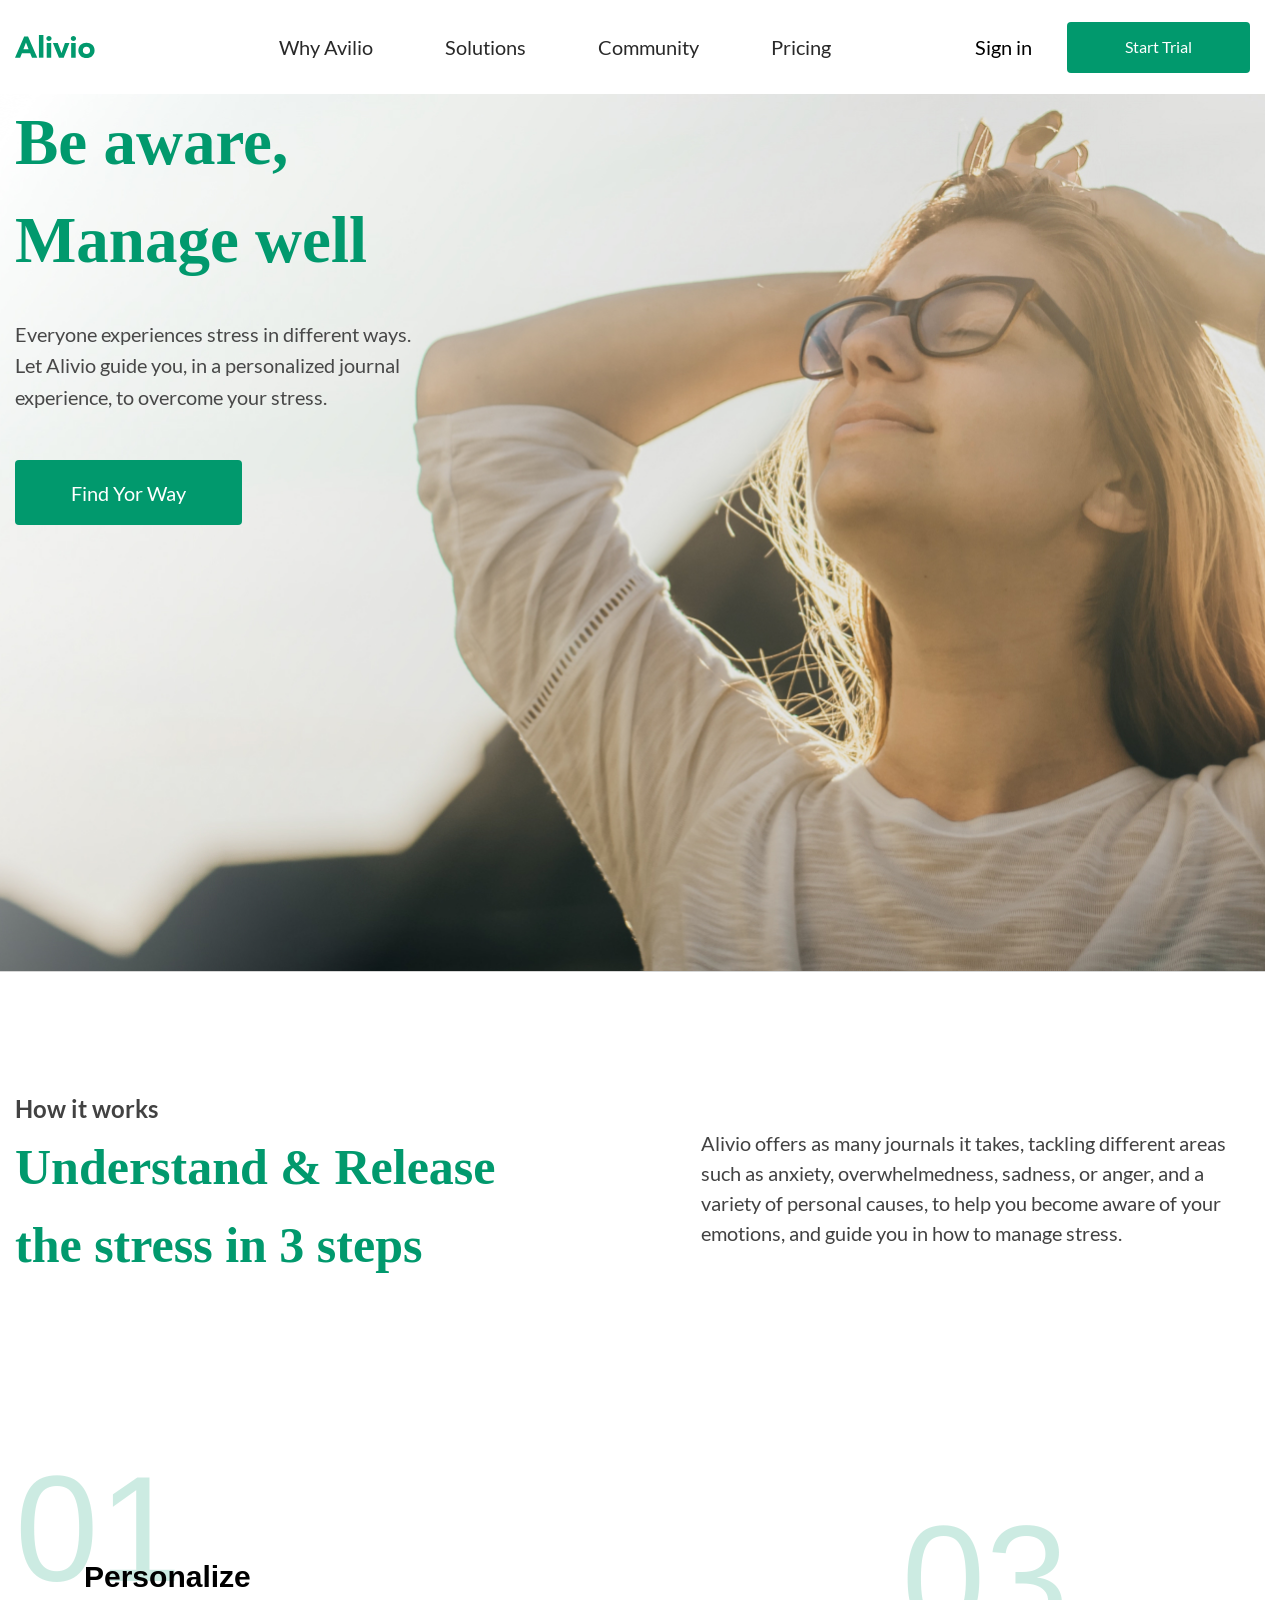
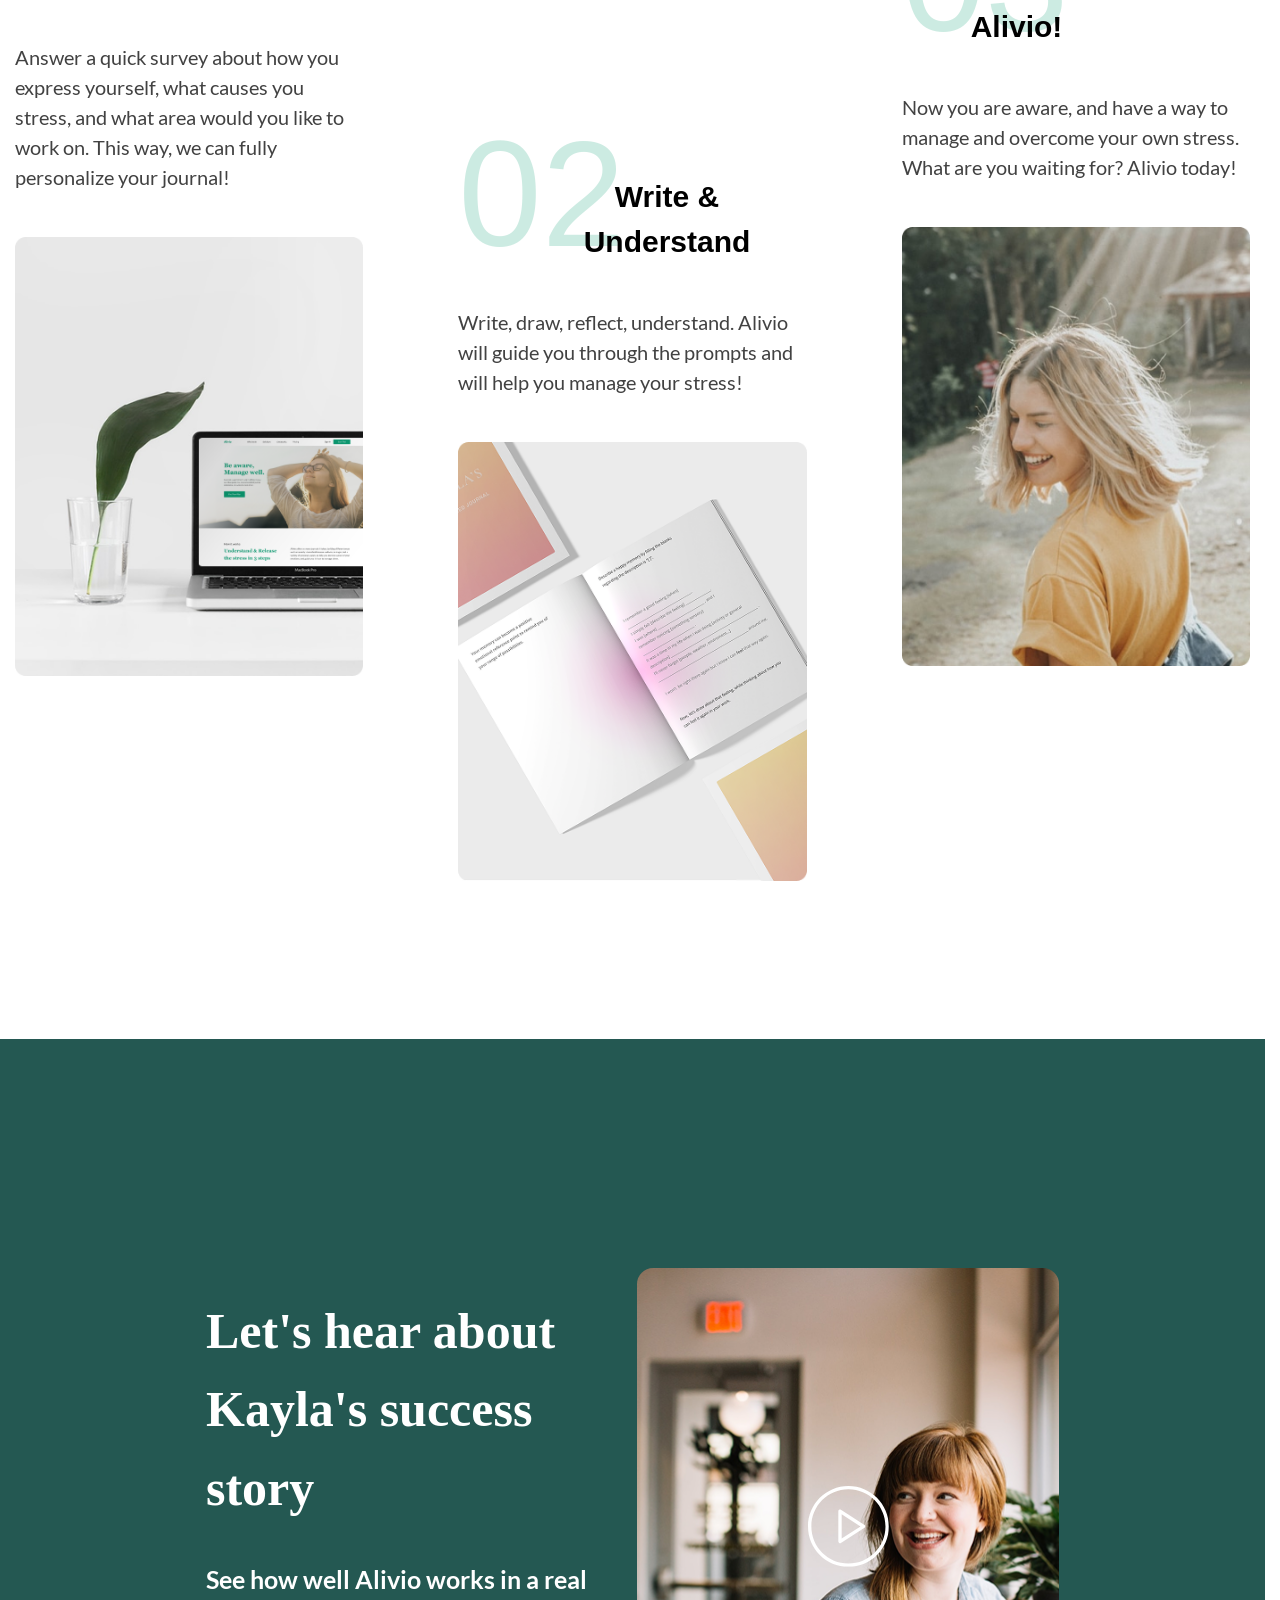
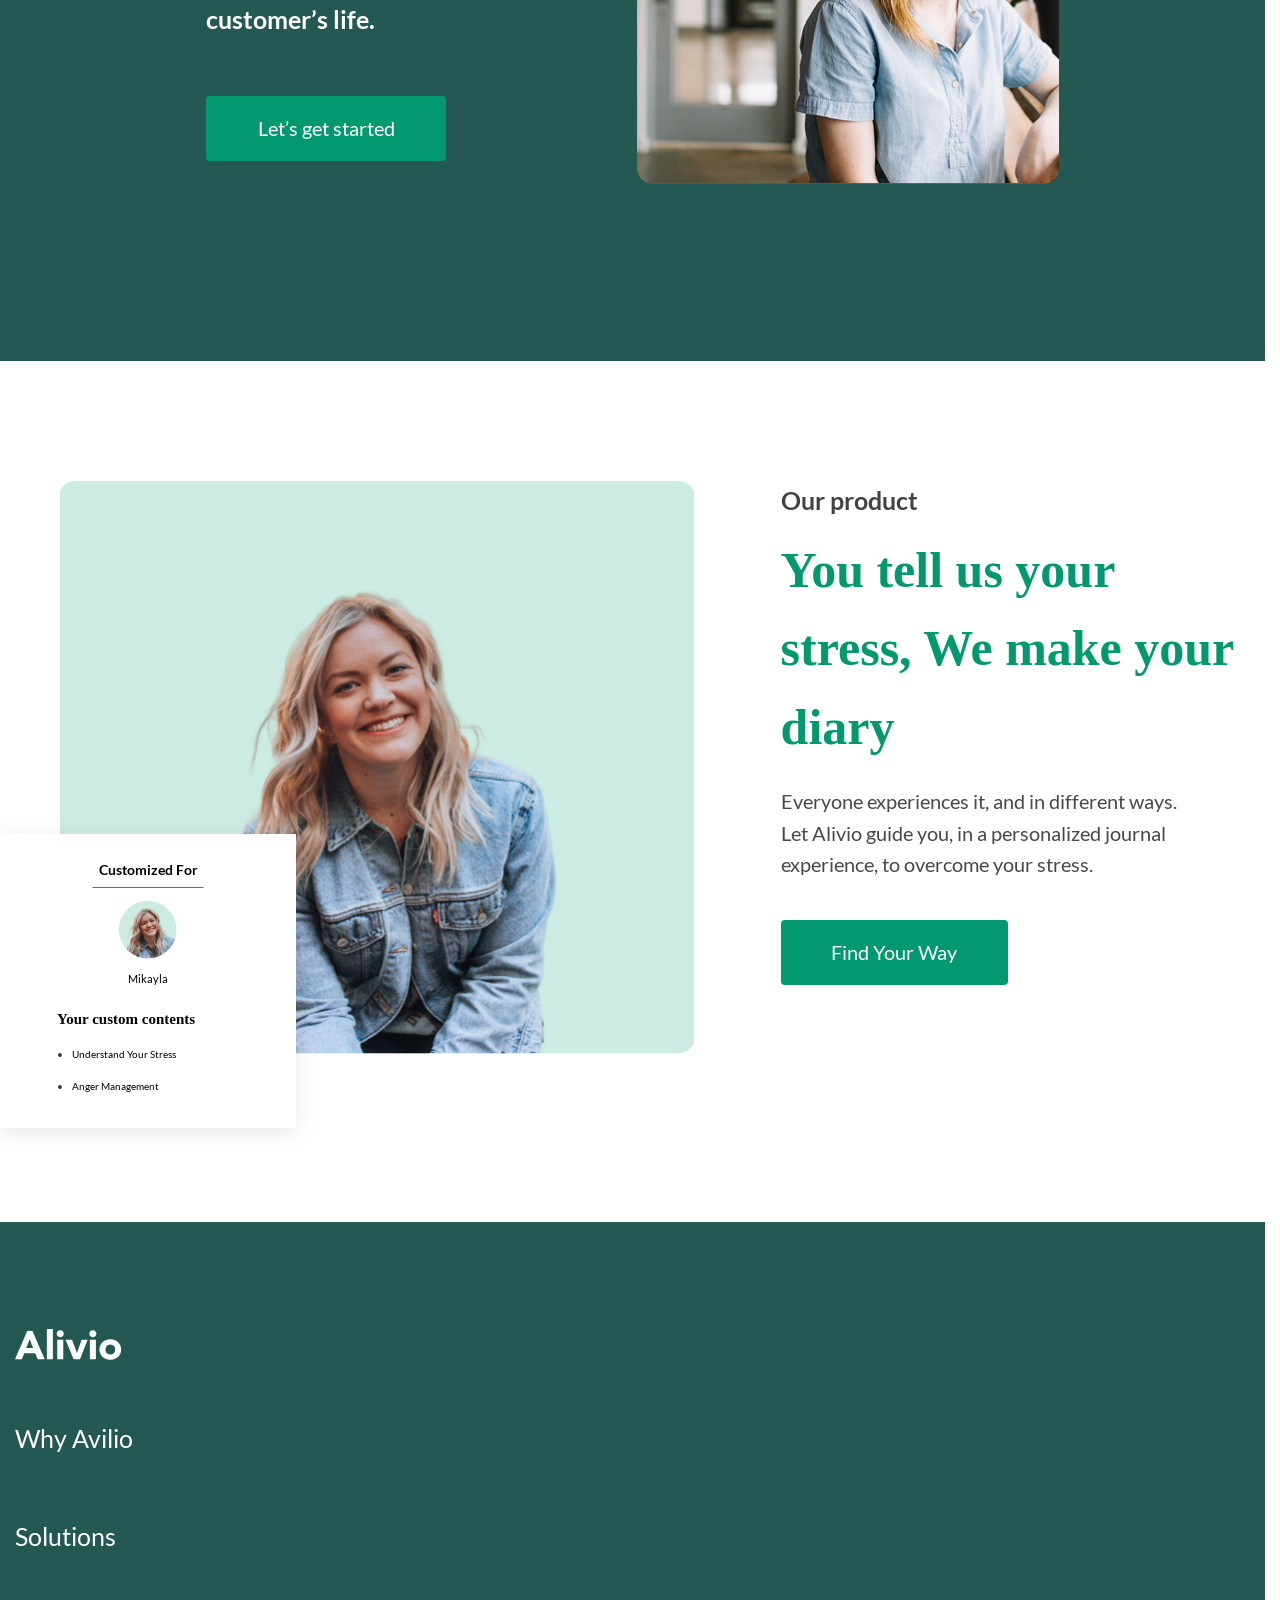
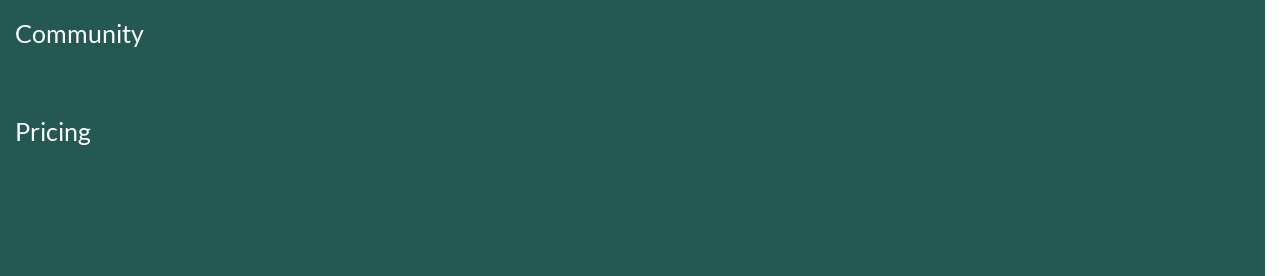
<file: index.html>
<!doctype html>
<html lang="en">
  <head>
    <meta charset="UTF-8" />
    <meta name="viewport" content="width=device-width, initial-scale=1.0" />
    <title>Avilio</title>
    <link rel="stylesheet" href="css/normalize.css" />
    <link rel="stylesheet" href="/css/style.css" />
  </head>
  <body>
    <header class="header">
      <div class="container header__container">
        <div class="logo">
          <img src="/images/Logo.svg" alt="Logo" />
        </div>
        <menu class="menu header-menu">
          <ul class="menu__list">
            <li class="menu__item">Why Avilio</li>
            <li class="menu__item">Solutions</li>
            <li class="menu__item">Community</li>
            <li class="menu__item">Pricing</li>
          </ul>
        </menu>
        <div class="auth">
          <a href="#" class="auth__link">Sign in</a>
          <button class="aith__button button">Start Trial</button>
        </div>
      </div>
    </header>
    <section class="hero">
      <div class="container">
        <h1 class="hero__title">Be aware,<br />Manage well</h1>
        <p class="hero__text">
          Everyone experiences stress in different ways. Let Alivio guide you,
          in a personalized journal experience, to overcome your stress.
        </p>
        <button class="hero__button button">Find Yor Way</button>
      </div>
    </section>
    <section class="about">
      <div class="container">
        <div class="about__text_wrapper">
          <p class="about__how_p">How it works</p>
          <div class="about__content_text">
            <h2 class="about__title">
              Understand & Release the stress in 3 steps
            </h2>
            <p class="about__text">
              Alivio offers as many journals it takes, tackling different areas
              such as anxiety, overwhelmedness, sadness, or anger, and a variety
              of personal causes, to help you become aware of your emotions, and
              guide you in how to manage stress.
            </p>
          </div>
        </div>
        <div class="about__cards">
          <div class="about__card card__one">
            <div class="about__card-title">
              <span class="card__number">01</span>
              <h3 class="card__title_h3">Personalize</h3>
            </div>
            <p class="about__card-text">
              Answer a quick survey about how you express yourself, what causes
              you stress, and what area would you like to work on. This way, we
              can fully personalize your journal!
            </p>
            <img
              src="/images/Group1.png"
              alt="Personalize"
              class="about__card-img"
            />
          </div>
          <div class="about__card card__two">
            <div class="about__card-title">
              <span class="card__number">02</span>
              <h3 class="card__title_h3">Write & Understand</h3>
            </div>
            <p class="about__card-text">
              Write, draw, reflect, understand. Alivio will guide you through
              the prompts and will help you manage your stress!
            </p>
            <img
              src="/images/Group2.png"
              alt="Personalize"
              class="about__card-img"
            />
          </div>
          <div class="about__card card__three">
            <div class="about__card-title">
              <span class="card__number">03</span>
              <h3 class="card__title_h3">Alivio!</h3>
            </div>
            <p class="about__card-text">
              Now you are aware, and have a way to manage and overcome your own
              stress. What are you waiting for? Alivio today!
            </p>
            <img
              src="/images/Group3.png"
              alt="Personalize"
              class="about__card-img"
            />
          </div>
        </div>
      </div>
    </section>
    <section class="story">
      <div class="story__inner">
        <div class="story__text-box">
          <h2 class="story__title">Let's hear about Kayla's success story</h2>
          <p class="story__text">
            See how well Alivio works in a real customer’s life.
          </p>
          <button class="button story__button">Let’s get started</button>
        </div>
        <div class="story__video">
          <a href="#" class="story__link">
            <svg
              width="81"
              height="81"
              viewBox="0 0 81 81"
              fill="none"
              xmlns="http://www.w3.org/2000/svg"
            >
              <g clip-path="url(#clip0_1_31)">
                <path
                  d="M40.4232 0C18.1325 0 0 18.1342 0 40.4232C0 62.7122 18.1325 80.8464 40.4232 80.8464C62.7139 80.8464 80.8464 62.7122 80.8464 40.4232C80.8464 18.1342 62.7139 0 40.4232 0ZM40.4232 77.4778C19.9912 77.4778 3.36855 60.8552 3.36855 40.4232C3.36855 19.9912 19.9912 3.36855 40.4232 3.36855C60.8552 3.36855 77.4778 19.9912 77.4778 40.4232C77.4778 60.8552 60.8552 77.4778 40.4232 77.4778Z"
                  fill="white"
                />
                <path
                  d="M56.4936 39.007L32.9135 23.8483C32.397 23.5111 31.7292 23.493 31.1963 23.7857C30.6534 24.0818 30.3178 24.6477 30.3178 25.2645V55.5819C30.3178 56.1987 30.6534 56.7646 31.1963 57.0607C31.4462 57.1973 31.7259 57.2663 32.0022 57.2663C32.318 57.2663 32.6371 57.1774 32.9135 56.9981L56.4936 41.8394C56.9739 41.5303 57.2667 40.9956 57.2667 40.4232C57.2667 39.8508 56.9739 39.3163 56.4936 39.007ZM33.6864 52.4962V28.3502L52.4671 40.4232L33.6864 52.4962Z"
                  fill="white"
                />
              </g>
              <defs>
                <clipPath id="clip0_1_31">
                  <rect width="80.8464" height="80.8464" fill="white" />
                </clipPath>
              </defs>
            </svg>
          </a>
        </div>
      </div>
    </section>
    <section class="product">
        <div class="container product__container">
            <div class="product__image-inner">
                <div class="product__card">
                    <p class="product__card-text_top">Customized For</p>
                    <img src="/images/product-avatar.png" alt="Avatar" class="product__card-avatar">
                    <p class="product__card-name">Mikayla</p>
                    <h2 class="product__card-title">Your custom contents</h2>
                    <ul class="product__list">
                        <li class="product__list-item">Understand Your Stress</li>
                        <li class="product__list-item">Anger Management</li>
                    </ul>
                </div>
            </div>
            <div class="product__text-inner">
                <h4 class="product__h4">Our product</h4>
                <h2 class="product__text-title">You tell us your stress,
We make your diary</h2>
                <p class="product__text">Everyone experiences it, and in different ways.<br>
Let Alivio guide you, in a personalized journal experience, to overcome your stress.</p>
                <button class="button product__button">Find Your Way</button>
            </div>
        </div>
    </section>
    <footer class="footer">
        <div class="container footer__container">
            <img src="/images/Alivio-footer.png" alt="Logo" class="footer__logo">
            <nav class="footer-menu">
              <ul class="footer__list">
                <li class="footer__item"><a href="#" class="footer__link">Why Avilio</a></li>
                <li class="footer__item"><a href="#" class="footer__link">Solutions</a></li>
                <li class="footer__item"><a href="#" class="footer__link">Community</a></li>
                <li class="footer__item"><a href="#" class="footer__link">Pricing</a></li>
              </ul>
            </nav>
        </div>
    </footer>
  </body>
</html>
</file>
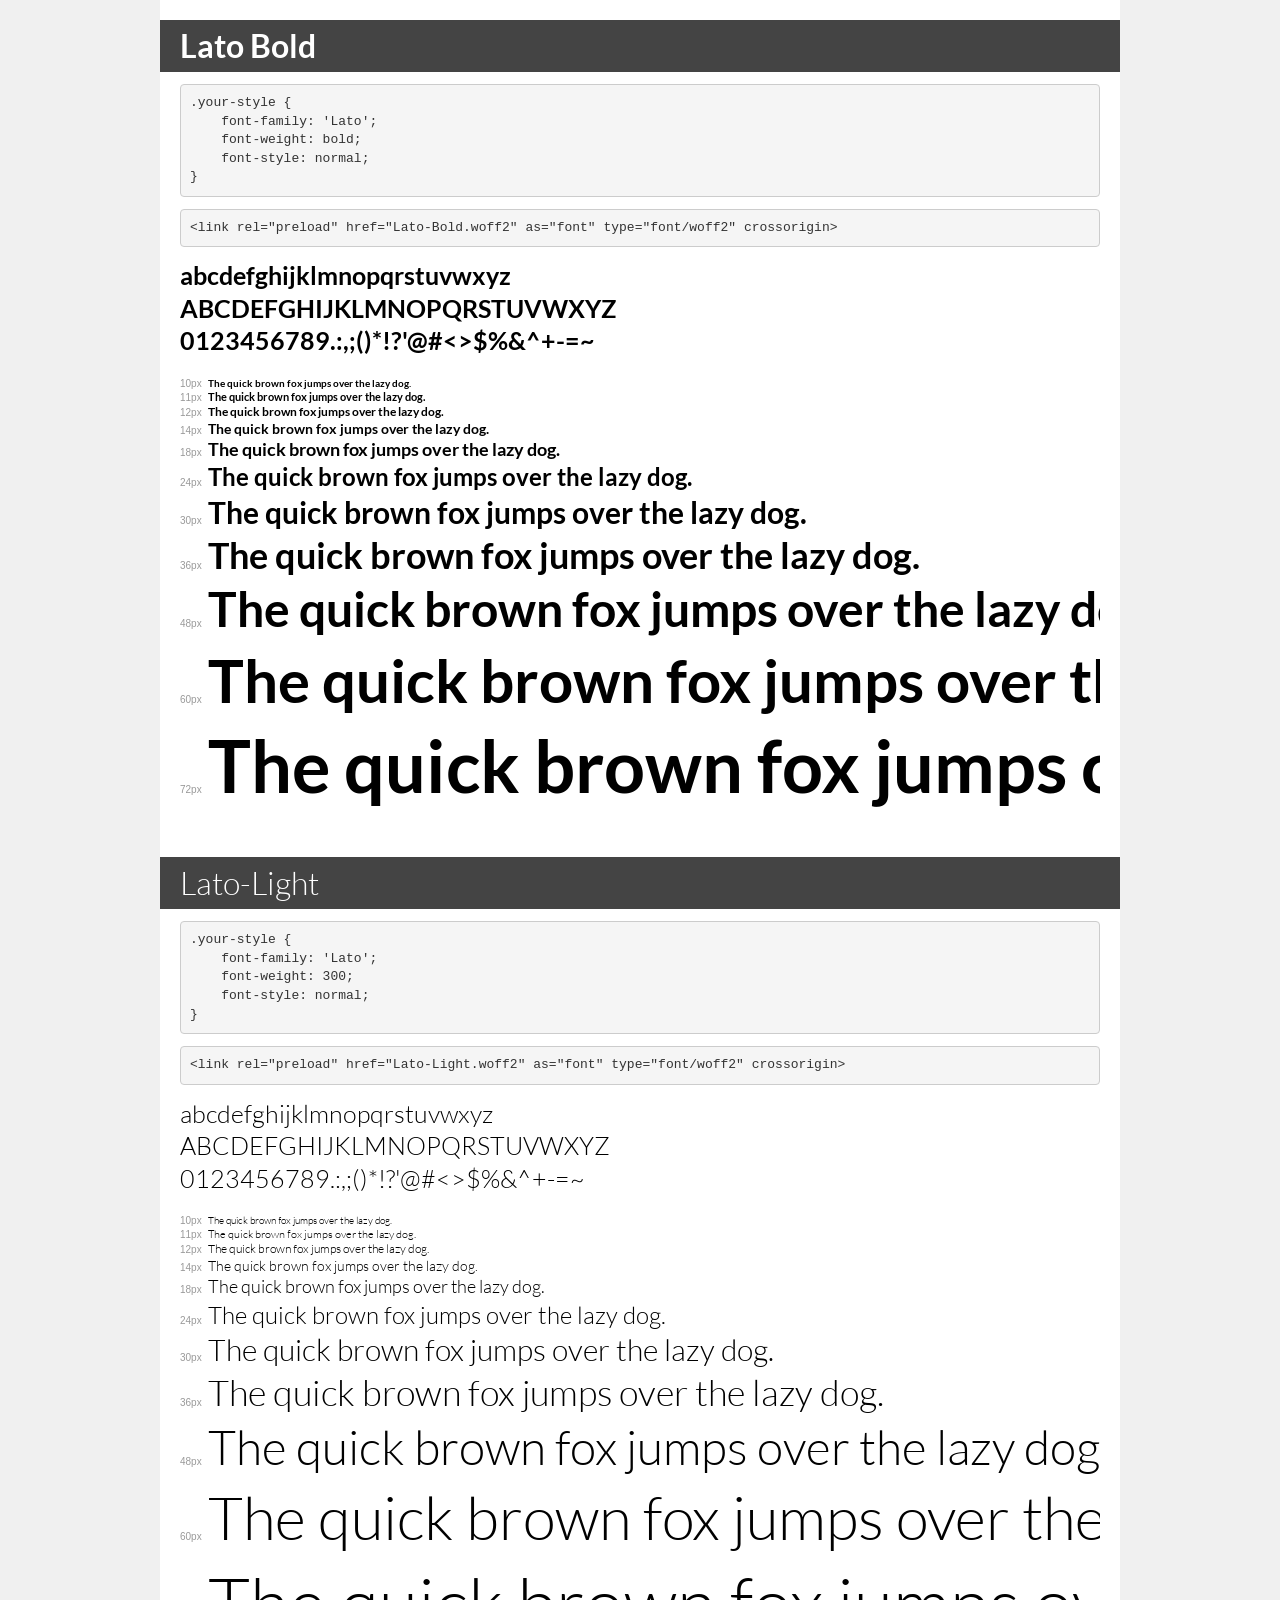
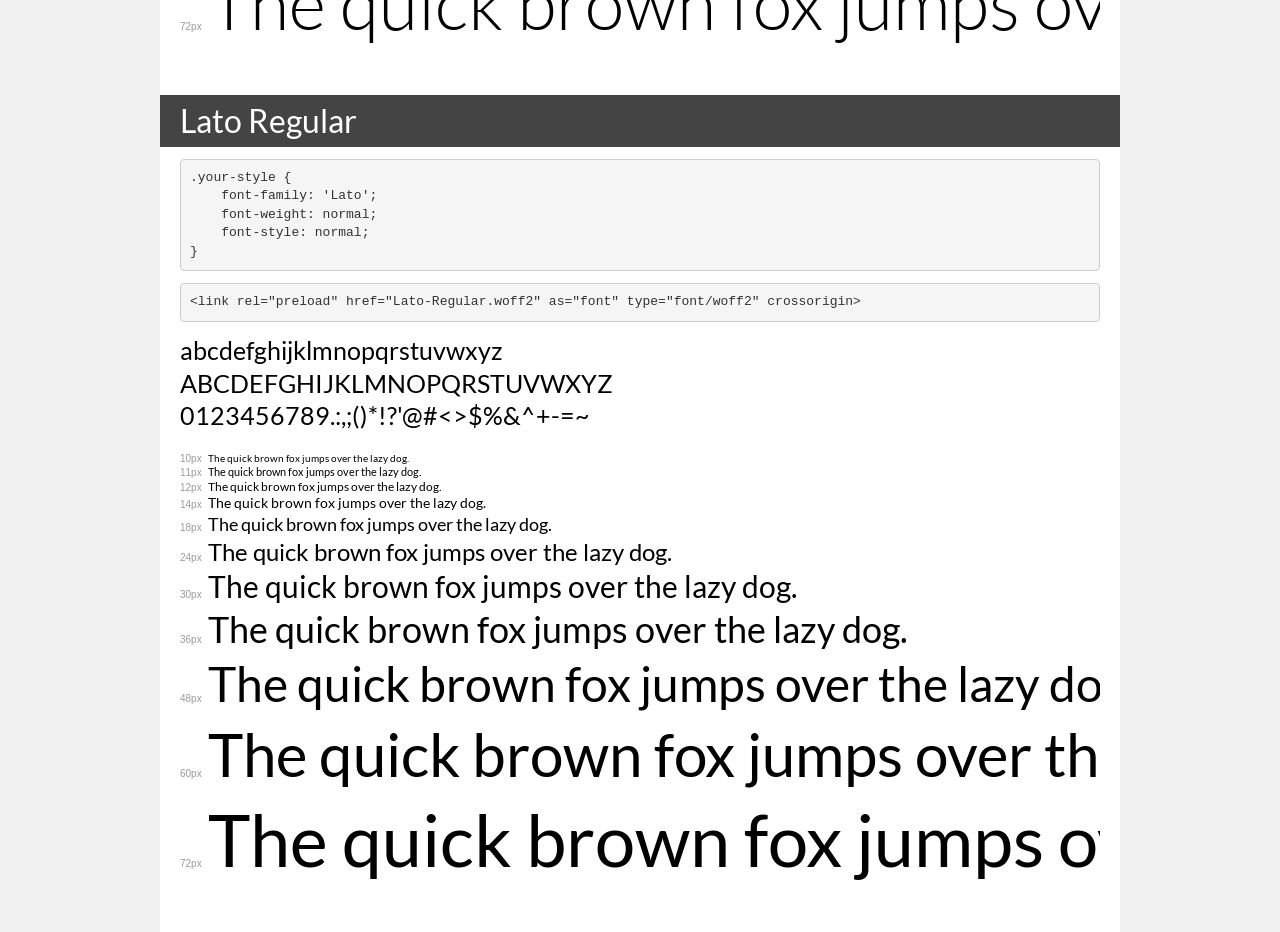
<file: fonts/demo.html>
<!DOCTYPE html>
<html lang="en">
<head>
    <meta charset="utf-8">
    <meta http-equiv="X-UA-Compatible" content="IE=edge">
    <meta name="viewport" content="width=device-width, initial-scale=1">
    <meta name="robots" content="noindex, noarchive">
    <meta name="format-detection" content="telephone=no">
    <title>Transfonter demo</title>
    <link href="stylesheet.css" rel="stylesheet">
    <style>
        /*
        http://meyerweb.com/eric/tools/css/reset/
        v2.0 | 20110126
        License: none (public domain)
        */
        html, body, div, span, applet, object, iframe,
        h1, h2, h3, h4, h5, h6, p, blockquote, pre,
        a, abbr, acronym, address, big, cite, code,
        del, dfn, em, img, ins, kbd, q, s, samp,
        small, strike, strong, sub, sup, tt, var,
        b, u, i, center,
        dl, dt, dd, ol, ul, li,
        fieldset, form, label, legend,
        table, caption, tbody, tfoot, thead, tr, th, td,
        article, aside, canvas, details, embed,
        figure, figcaption, footer, header, hgroup,
        menu, nav, output, ruby, section, summary,
        time, mark, audio, video {
            margin: 0;
            padding: 0;
            border: 0;
            font-size: 100%;
            font: inherit;
            vertical-align: baseline;
        }
        /* HTML5 display-role reset for older browsers */
        article, aside, details, figcaption, figure,
        footer, header, hgroup, menu, nav, section {
            display: block;
        }
        body {
            line-height: 1;
        }
        ol, ul {
            list-style: none;
        }
        blockquote, q {
            quotes: none;
        }
        blockquote:before, blockquote:after,
        q:before, q:after {
            content: '';
            content: none;
        }
        table {
            border-collapse: collapse;
            border-spacing: 0;
        }
        /* demo styles */
        body {
            background: #f0f0f0;
            color: #000;
        }
        .page {
            background: #fff;
            width: 920px;
            margin: 0 auto;
            padding: 20px 20px 0 20px;
            overflow: hidden;
        }
        .font-container {
            overflow-x: auto;
            overflow-y: hidden;
            margin-bottom: 40px;
            line-height: 1.3;
            white-space: nowrap;
            padding-bottom: 5px;
        }
        h1 {
            position: relative;
            background: #444;
            font-size: 32px;
            color: #fff;
            padding: 10px 20px;
            margin: 0 -20px 12px -20px;
        }
        .letters {
            font-size: 25px;
            margin-bottom: 20px;
        }
        .s10:before {
            content: '10px';
        }
        .s11:before {
            content: '11px';
        }
        .s12:before {
            content: '12px';
        }
        .s14:before {
            content: '14px';
        }
        .s18:before {
            content: '18px';
        }
        .s24:before {
            content: '24px';
        }
        .s30:before {
            content: '30px';
        }
        .s36:before {
            content: '36px';
        }
        .s48:before {
            content: '48px';
        }
        .s60:before {
            content: '60px';
        }
        .s72:before {
            content: '72px';
        }
        .s10:before, .s11:before, .s12:before, .s14:before,
        .s18:before, .s24:before, .s30:before, .s36:before,
        .s48:before, .s60:before, .s72:before {
            font-family: Arial, sans-serif;
            font-size: 10px;
            font-weight: normal;
            font-style: normal;
            color: #999;
            padding-right: 6px;
        }
        pre {
            display: block;
            padding: 9px;
            margin: 0 0 12px;
            font-family: Monaco, Menlo, Consolas, "Courier New", monospace;
            font-size: 13px;
            line-height: 1.428571429;
            color: #333;
            font-weight: normal;
            font-style: normal;
            background-color: #f5f5f5;
            border: 1px solid #ccc;
            overflow-x: auto;
            border-radius: 4px;
        }
        /* responsive */
        @media (max-width: 959px) {
            .page {
                width: auto;
                margin: 0;
            }
        }
    </style>
</head>
<body>
<div class="page">
    <div class="demo">
        <h1 style="font-family: 'Lato'; font-weight: bold; font-style: normal;">Lato Bold</h1>
        <pre title="Usage">.your-style {
    font-family: 'Lato';
    font-weight: bold;
    font-style: normal;
}</pre>
        <pre title="Preload (optional)">
&lt;link rel=&quot;preload&quot; href=&quot;Lato-Bold.woff2&quot; as=&quot;font&quot; type=&quot;font/woff2&quot; crossorigin&gt;</pre>
        <div class="font-container" style="font-family: 'Lato'; font-weight: bold; font-style: normal;">
            <p class="letters">
                abcdefghijklmnopqrstuvwxyz<br>
ABCDEFGHIJKLMNOPQRSTUVWXYZ<br>
                0123456789.:,;()*!?'@#&lt;&gt;$%&^+-=~
            </p>
            <p class="s10" style="font-size: 10px;">The quick brown fox jumps over the lazy dog.</p>
            <p class="s11" style="font-size: 11px;">The quick brown fox jumps over the lazy dog.</p>
            <p class="s12" style="font-size: 12px;">The quick brown fox jumps over the lazy dog.</p>
            <p class="s14" style="font-size: 14px;">The quick brown fox jumps over the lazy dog.</p>
            <p class="s18" style="font-size: 18px;">The quick brown fox jumps over the lazy dog.</p>
            <p class="s24" style="font-size: 24px;">The quick brown fox jumps over the lazy dog.</p>
            <p class="s30" style="font-size: 30px;">The quick brown fox jumps over the lazy dog.</p>
            <p class="s36" style="font-size: 36px;">The quick brown fox jumps over the lazy dog.</p>
            <p class="s48" style="font-size: 48px;">The quick brown fox jumps over the lazy dog.</p>
            <p class="s60" style="font-size: 60px;">The quick brown fox jumps over the lazy dog.</p>
            <p class="s72" style="font-size: 72px;">The quick brown fox jumps over the lazy dog.</p>
        </div>
    </div>

    <div class="demo">
        <h1 style="font-family: 'Lato'; font-weight: 300; font-style: normal;">Lato-Light</h1>
        <pre title="Usage">.your-style {
    font-family: 'Lato';
    font-weight: 300;
    font-style: normal;
}</pre>
        <pre title="Preload (optional)">
&lt;link rel=&quot;preload&quot; href=&quot;Lato-Light.woff2&quot; as=&quot;font&quot; type=&quot;font/woff2&quot; crossorigin&gt;</pre>
        <div class="font-container" style="font-family: 'Lato'; font-weight: 300; font-style: normal;">
            <p class="letters">
                abcdefghijklmnopqrstuvwxyz<br>
ABCDEFGHIJKLMNOPQRSTUVWXYZ<br>
                0123456789.:,;()*!?'@#&lt;&gt;$%&^+-=~
            </p>
            <p class="s10" style="font-size: 10px;">The quick brown fox jumps over the lazy dog.</p>
            <p class="s11" style="font-size: 11px;">The quick brown fox jumps over the lazy dog.</p>
            <p class="s12" style="font-size: 12px;">The quick brown fox jumps over the lazy dog.</p>
            <p class="s14" style="font-size: 14px;">The quick brown fox jumps over the lazy dog.</p>
            <p class="s18" style="font-size: 18px;">The quick brown fox jumps over the lazy dog.</p>
            <p class="s24" style="font-size: 24px;">The quick brown fox jumps over the lazy dog.</p>
            <p class="s30" style="font-size: 30px;">The quick brown fox jumps over the lazy dog.</p>
            <p class="s36" style="font-size: 36px;">The quick brown fox jumps over the lazy dog.</p>
            <p class="s48" style="font-size: 48px;">The quick brown fox jumps over the lazy dog.</p>
            <p class="s60" style="font-size: 60px;">The quick brown fox jumps over the lazy dog.</p>
            <p class="s72" style="font-size: 72px;">The quick brown fox jumps over the lazy dog.</p>
        </div>
    </div>

    <div class="demo">
        <h1 style="font-family: 'Lato'; font-weight: normal; font-style: normal;">Lato Regular</h1>
        <pre title="Usage">.your-style {
    font-family: 'Lato';
    font-weight: normal;
    font-style: normal;
}</pre>
        <pre title="Preload (optional)">
&lt;link rel=&quot;preload&quot; href=&quot;Lato-Regular.woff2&quot; as=&quot;font&quot; type=&quot;font/woff2&quot; crossorigin&gt;</pre>
        <div class="font-container" style="font-family: 'Lato'; font-weight: normal; font-style: normal;">
            <p class="letters">
                abcdefghijklmnopqrstuvwxyz<br>
ABCDEFGHIJKLMNOPQRSTUVWXYZ<br>
                0123456789.:,;()*!?'@#&lt;&gt;$%&^+-=~
            </p>
            <p class="s10" style="font-size: 10px;">The quick brown fox jumps over the lazy dog.</p>
            <p class="s11" style="font-size: 11px;">The quick brown fox jumps over the lazy dog.</p>
            <p class="s12" style="font-size: 12px;">The quick brown fox jumps over the lazy dog.</p>
            <p class="s14" style="font-size: 14px;">The quick brown fox jumps over the lazy dog.</p>
            <p class="s18" style="font-size: 18px;">The quick brown fox jumps over the lazy dog.</p>
            <p class="s24" style="font-size: 24px;">The quick brown fox jumps over the lazy dog.</p>
            <p class="s30" style="font-size: 30px;">The quick brown fox jumps over the lazy dog.</p>
            <p class="s36" style="font-size: 36px;">The quick brown fox jumps over the lazy dog.</p>
            <p class="s48" style="font-size: 48px;">The quick brown fox jumps over the lazy dog.</p>
            <p class="s60" style="font-size: 60px;">The quick brown fox jumps over the lazy dog.</p>
            <p class="s72" style="font-size: 72px;">The quick brown fox jumps over the lazy dog.</p>
        </div>
    </div>

</div>
</body>
</html>
</file>
<file: css/style.css>
@font-face {
  font-family: "Lato";
  src:
    url("/fonts/Lato-Bold.woff2") format("woff2"),
    url("/fonts/Lato-Bold.woff") format("woff"),
    url("/fonts/Lato-Bold.ttf") format("ttf");
  font-weight: bold;
  font-style: normal;
  font-display: swap;
}

@font-face {
  font-family: "Lato";
  src:
    url("/fonts/Lato-Light.woff2") format("woff2"),
    url("/fonts/Lato-Light.woff") format("woff"),
    url("/fonts/Lato-Light.ttf") format("ttf");
  font-weight: 300;
  font-style: normal;
  font-display: swap;
}

@font-face {
  font-family: "Lato";
  src:
    url("/fonts/Lato-Regular.woff2") format("woff2"),
    url("/fonts/Lato-Regular.woff") format("woff"),
    url("/fonts/Lato-Regular.ttf") format("ttf");
  font-weight: normal;
  font-style: normal;
  font-display: swap;
}

:root {
  --accent-color: #01996d;
  --trancparent-color: rgba(1, 153, 109, 0.2);
  --dark-green: #245852;
}
h1,
h2 {
  font-family: Georgia, "Times New Roman", serif;
}
body {
  font-family: "Lato", sans-serif;
  font-weight: 400;
  font-style: normal;
  color: #484848;
}
.container {
  max-width: 1370px;
  width: 100%;
  margin: 0 auto;
  padding: 0 15px;
}
.button {
  background-color: var(--accent-color);
  color: #fff;
  border-radius: 4px;
  border: none;
}
.header {
}
.header__container {
  display: flex;
  justify-content: space-between;
  align-items: center;
}
.logo {
}

.header-menu {
}
.menu__list {
  display: flex;
  gap: 72px;
}
.menu__item {
  color: #292929;
  font-weight: 500;
font-size: 20px;
color: #292929;
}
.auth {
  display: flex;
  gap: 35px;
  align-items: center;
}
.auth__link {
   font-weight: 400;
font-size: 20px;
color: #000;
border: none;
}
.aith__button {
  width: 183px;
  height: 51px;
}
.hero {
  width: 100%;
  max-width: 1920px;
  height: 878px;
  background-image: url(/images/BG.jpg);
  background-repeat: no-repeat;
  background-size: cover;
  background-position: center;
  margin: 0 auto 118px;
  border-bottom: 1px solid #d6d6d6;
}
.hero__title {
  color: var(--accent-color);
  font-weight: bold;
  font-size: 65px;
  margin-bottom: 30px;
}
.hero__text {
  font-size: 20px;
  line-height: 157%;
  width: 100%;
  max-width: 420px;
  height: 123px;
  margin-bottom: 18px;
}
.hero__button {
  width: 227px;
  height: 65px;
  font-size: 20px;
}
.about {
  margin-bottom: 118px;
}
.about__text_wrapper {
  width: 100%;
  max-width: 1370px;
  min-height: 327px;
  height: 100%;
}
.about__how_p {
  font-weight: 600;
  font-size: 24px;
  line-height: 157%;
  color: #424242;
  
}
.about__content_text {
  display: flex;
  justify-content: space-between;
  gap: 136px;
  
}
.about__title {
  font-weight: 700;
  font-size: 50px;
  line-height: 157%;
  color: var(--accent-color);
  width: 100%;
  max-width: 584px;
}
.about__text {
  font-weight: 500;
  font-size: 20px;
  line-height: 150%;
  color: #424242;
  max-width: 650px;
  width: 100%;
}
.about__cards {
  display: flex;
  justify-content: space-between;
  gap: 95px;
  align-items: center;
}
.about__card {
}
.card__one {
  margin-bottom: 245px;
}
.card__two {
  margin-top: 225px;
}
.card__three {
  margin-bottom: 205px;
}
.about__card-title {
  display: block;
  align-items: center;
  position: relative;
}
.card__number {
  font-family: "Georgia", sans-serif;
  font-weight: 400;
  font-size: 150px;
  line-height: 150%;
  text-align: center;
  color: var(--trancparent-color);
}
.card__title_h3 {
  position: absolute;
  z-index: 2;
  bottom: 43px;
  left: 69px;
  font-family: "Georgia", sans-serif;
  font-weight: 700;
  font-size: 30px;
  line-height: 150%;
  text-align: center;
  color: #000;
}
.about__card-text {
  margin-bottom: 45px;
  max-width: 382px;
  width: 100%;
  font-weight: 500;
  font-size: 20px;
  line-height: 150%;
  color: #424242;
}

.story {
  width: 100%;
  max-width: 1920px;
  height: 922px;
  margin: 0 auto 120px;
  background-color: var(--dark-green);
}
.story__inner {
  display: flex;
  justify-content: space-between;
  align-items: center;
  gap: 31px;
  padding: 229px 206px 177px;
}
.story__text-box {
 
}
.story__title {
  font-weight: 700;
  font-size: 50px;
  line-height: 157%;
  color: #fff;
  margin-bottom: 33px;
}
.story__text {
  font-weight: 600;
  font-size: 25px;
  line-height: 157%;
  color: #fff;
  margin-bottom: 57px;
}
.story__button {
  width: 240px;
  height: 65px;
  font-weight: 400;
  font-size: 20px;
  line-height: 125%;
  color: #fff;
}
.story__video {
  background-image: url(/images/story1.png);
  background-repeat: no-repeat;
  background-size: cover;
  background-position: center;
  width: 100%;
  max-width: 895px;
  height: 516px;
  border-radius: 16px;
  display: grid;
  place-items: center;
}
.story__link {
  color: #fff;
}
.product {
  margin-bottom: 168px;
}
.product__container {
  display: flex;
  gap: 87px;
  padding-left: 60px;
  margin: 0 auto;
}
.product__image-inner {
  position: relative;
  width: 100%;
  max-width: 638px;
  height: 573px;
  position: relative;
  background-image: url(/images/product1.png);
  background-repeat: no-repeat;
  background-size: cover;
  background-position: center;
  padding-left: 61px;
}
.product__text-inner {
}
.product__h4 {
  font-weight: 600;
  font-size: 25px;
  line-height: 157%;
  color: #424242;
  margin-bottom: 10px;
}
.product__text-title {
  font-weight: 700;
  font-size: 50px;
  line-height: 157%;
  color: #01996d;
  margin-bottom: 20px;
}
.product__text {
  font-family: "Lato", sans-serif;
  font-weight: 400;
  font-size: 20px;
  line-height: 157%;
  color: #484848;
  margin-bottom: 40px;
}
.product__button {
  width: 227px;
  height: 65px;
  font-family: "Lato", sans-serif;
  font-weight: 400;
  font-size: 20px;
  line-height: 125%;
  color: #fff;
}
.product__card {
  box-shadow: 0 4px 18px 0 rgba(165, 165, 165, 0.25);
  background-color: #fff;
  width: 100%;
  max-width: 296px;
  height: 294px;
  position: absolute;
  bottom: -74px;
  left: -60px;
  z-index: 1;
  padding: 25px 57px 30px;
}
.product__card-text_top {
  position: relative;
  display: block;
  text-align: center;
    font-weight: 600;
font-size: 14px;
line-height: 157%;
color: #000;
padding-bottom: 20px;
}
.product__card-text_top::after{
  content: "";
  width: 111px;
  height: 1px;
  background-color: #6e6969;
  position: absolute;
  left: 50%;
  bottom: 0;
  transform: translateX(-50%);
  margin-bottom: 13px;
  
}
.product__card-avatar {
  margin: 0 auto 11px;
}
.product__card-name {
  text-align: center;
  font-weight: 400;
font-size: 11px;
line-height: 157%;
text-align: center;
color: #000;
margin-bottom: 20px;
}
.product__list {
 
}
.product__list-item {
  position: relative;
  padding-left: 15px;
  font-weight: 400;
font-size: 10px;
line-height: 157%;
margin-bottom: 16px;
color: #000;
}
.product__list-item::before {
  content: "•";            
  position: absolute;
  left: 0;                
  color: #333;
}
.product__card-title {
  font-weight: 700;
font-size: 15px;
line-height: 157%;
color: #000;
margin-bottom: 16px;
}
.footer {
  margin: 0 auto;
  background-color: var(--dark-green);
}
.footer__container {
  
  padding-top: 107px;
  padding-bottom: 132px;
  width: 100%;
  height: 654px;
}
.footer__logo {
  color: #fff;
  margin-bottom: 60px;
  }

.footer__list {
  display: flex;
  flex-direction: column;
  gap: 60px;
 }
.footer__link {
font-family: "Lato", sans-serif;
font-weight: 500;
font-size: 25px;
color: #fff;
margin: 0;
}
</file>
<file: fonts/stylesheet.css>
@font-face {
    font-family: 'Lato';
    src: url('Lato-Bold.woff2') format('woff2'),
        url('Lato-Bold.woff') format('woff');
    font-weight: bold;
    font-style: normal;
    font-display: swap;
}

@font-face {
    font-family: 'Lato';
    src: url('Lato-Light.woff2') format('woff2'),
        url('Lato-Light.woff') format('woff');
    font-weight: 300;
    font-style: normal;
    font-display: swap;
}

@font-face {
    font-family: 'Lato';
    src: url('Lato-Regular.woff2') format('woff2'),
        url('Lato-Regular.woff') format('woff');
    font-weight: normal;
    font-style: normal;
    font-display: swap;
}
</file>
